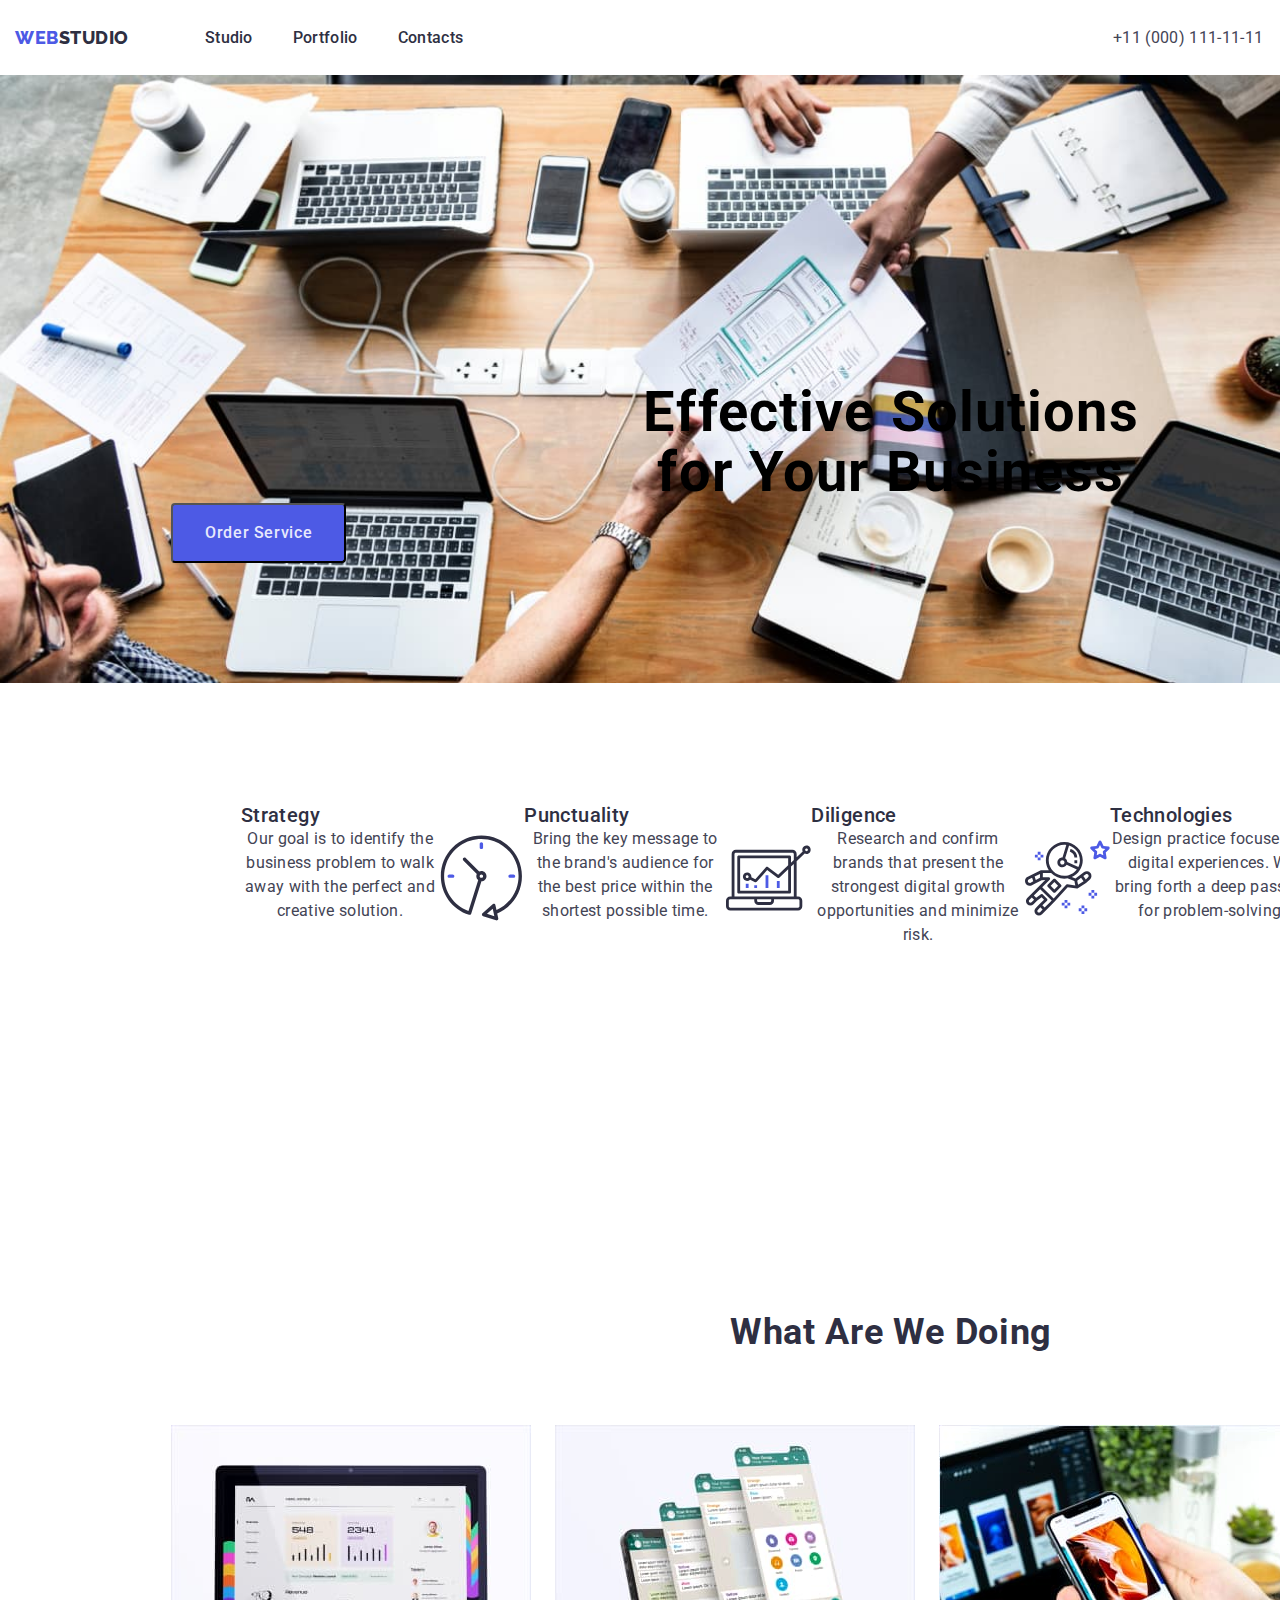
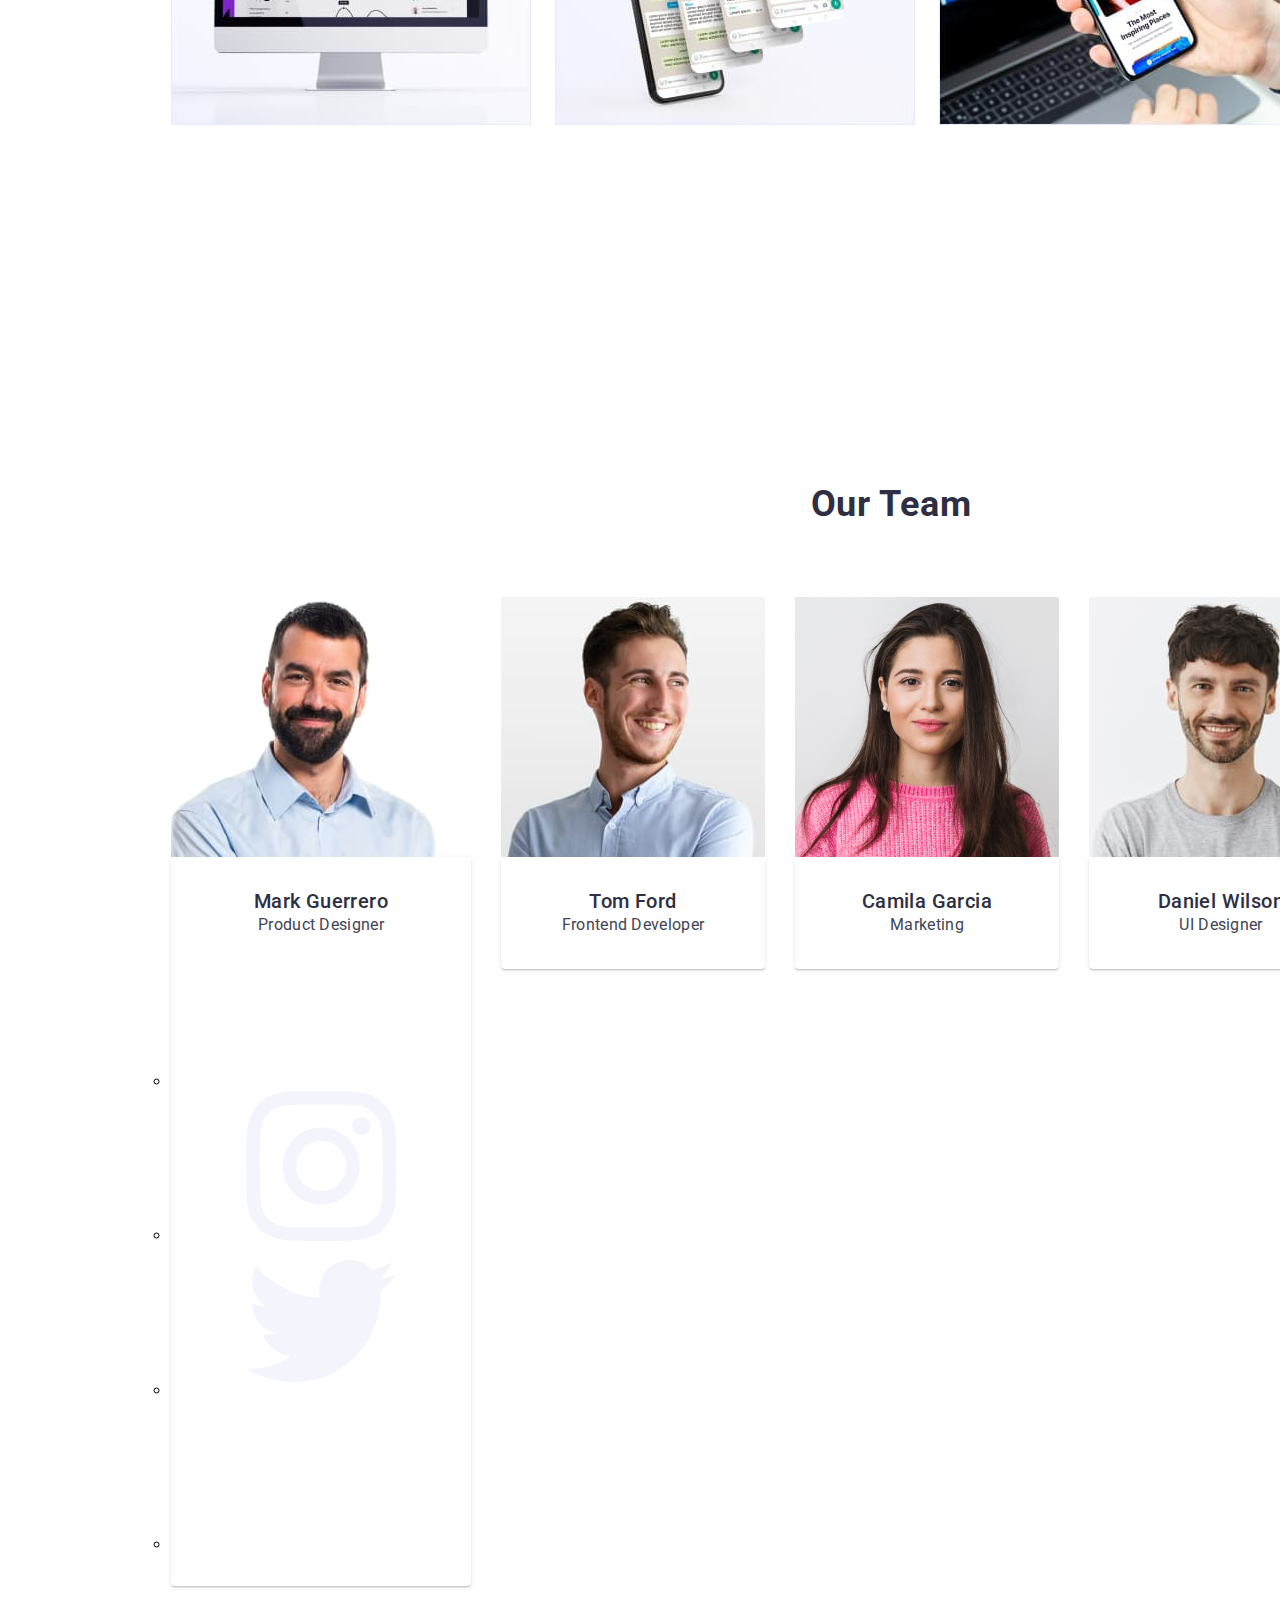
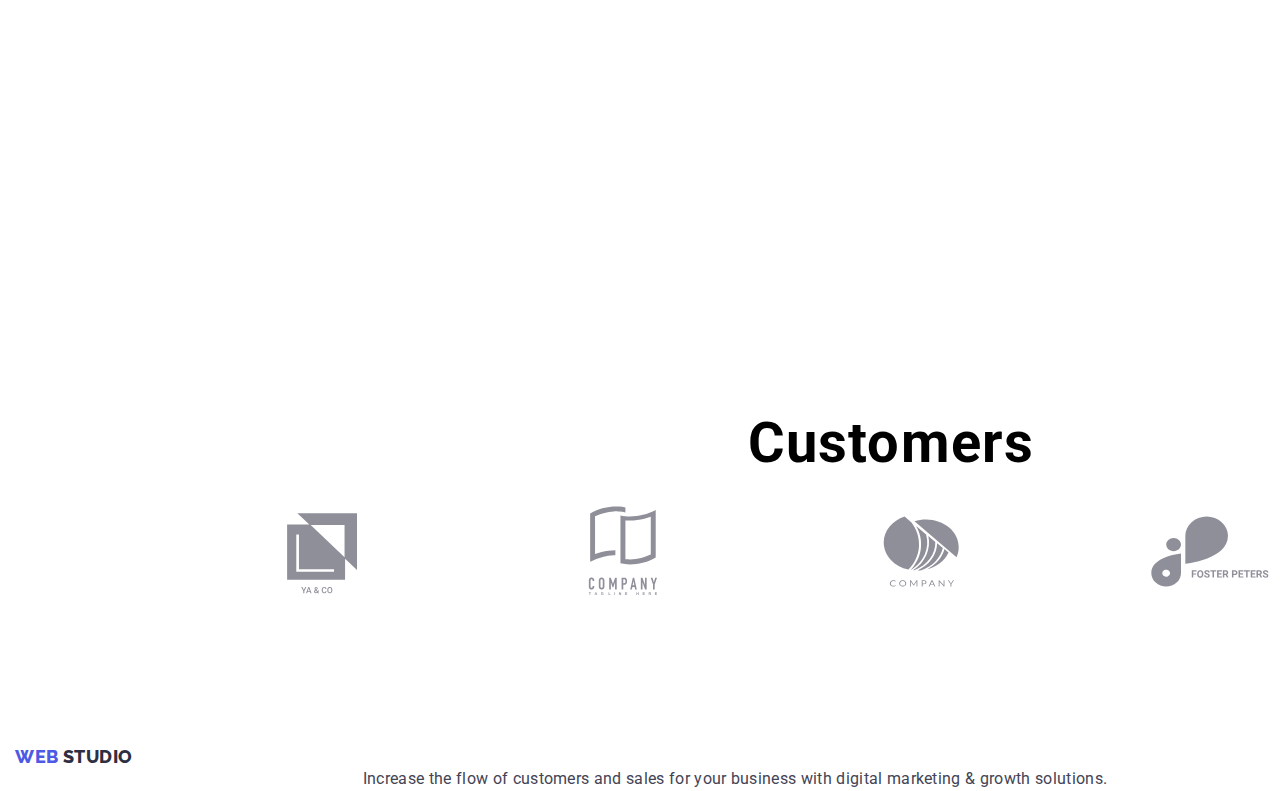
<file: index.html>
<!DOCTYPE html>
<html lang="en">
  <head>
    <meta charset="UTF-8" />
    <meta name="viewport" content="width=device-width, initial-scale=1.0" />
    <title>WebStudio</title>
    <link rel="preconnect" href="https://fonts.googleapis.com" />
    <link rel="preconnect" href="https://fonts.gstatic.com" crossorigin />
    <link
      href="https://fonts.googleapis.com/css2?family=Raleway:wght@800&family=Roboto:wght@400;500;700&display=swap"
      rel="stylesheet"
    />
    <link
      rel="stylesheet"
      href="https://cdn.jsdelivr.net/npm/modern-normalize@2.0.0/modern-normalize.min.css"
    />
    <link rel="stylesheet" href="./css/styles.css" />
  </head>
  <body>
    <!-- HEADER-->
    <header class="page-header">
      <div class="wrapper page-header-wrapper">
        <nav class="page-nav">
          <a class="logo-first link" href="">Web</a>
          <a class="logo-second link" href="">Studio</a>
          <ul class="menu list">
            <li class="menu-item">
              <a class="menu-link link" href="">Studio</a>
            </li>
            <li class="menu-item">
              <a class="menu-link link" href="./portfolio.html">Portfolio</a>
            </li>
            <li class="menu-item">
              <a class="menu-link link" href="">Contacts</a>
            </li>
          </ul>
        </nav>
        <a class="contact-phone-number link" href="tel:+110001111111"
          >+11 (000) 111-11-11</a
        >
        <a class="contact-email link" href="mailto:info@devstudio.com"
          >info@devstudio.com</a
        >
      </div>
    </header>
    <main>
      <!-- HERO-->
      <section class="section section-hero">
        <div class="wrapper">
          <h1 class="main-title">Effective Solutions for Your Business</h1>
          <button class="hero-btn" type="button">Order Service</button>
        </section>
        <section class="wrapper section">
          <ul class="about-description-list list">
            <svg>
              <use href="./images/sprite.svg#antenna"></use>
            </svg>
            <li class="about">
              Strategy
              <p class="description">
                Our goal is to identify the business problem to walk away with the
                perfect and creative solution.
              </p>
            </li>
            <svg>
              <use href="./images/sprite.svg#clock"></use>
            </svg>
            <li class="about">
              Punctuality
              <p class="description">
                Bring the key message to the brand's audience for the best price
                within the shortest possible time.
              </p>
            </li>
            <svg>
              <use href="./images/sprite.svg#diagram"></use>
            </svg>
            <li class="about">
              Diligence
              <p class="description">
                Research and confirm brands that present the strongest digital
                growth opportunities and minimize risk.
              </p>
            </li>
            <svg>
              <use href="./images/sprite.svg#astronaut"></use>
            </svg>
            <li class="about">
              Technologies
              <p class="description">
                Design practice focused on digital experiences. We bring forth a
                deep passion for problem-solving.
              </p>
            </li>
          </ul>  
        </div>
      </section>
      <section class="section">
        <div class="wrapper">
          <h2 class="second-title">What are we doing</h2>
        <ul class="what-we-do list">
          <li>
            <a href="">
              <img
                src="./images/whatwedo/computer.jpg"
                alt="computer"
                height="300"
                width="360"
              />
            </a>
          </li>
          <li>
            <a href="">
              <img
                src="./images/whatwedo/phone.jpg"
                alt="phone"
                height="300"
                width="360"
            /></a>
          </li>
          <li>
            <a href="">
              <img
                src="./images/whatwedo/computer-phone.jpg"
                alt="computer-phone"
                height="300"
                width="360"
              />
            </a>
          </li>
        </ul>
        </div>
      </section>
      <section class="section">
        <div class="wrapper">
          <h2 class="second-title">Our Team</h2>
          <ul class="employees list">
            <li>
              <a href="">
                <img class="employees-card"
                  src="./images/team/mark-guerrero.jpg"
                  alt="Mark Guerrero"
                  height="260"
                  width="264"
                />
              </a>
              <div class="employees-card-content" style="border-radius: 0px 0px 4px 4px;
              background: var(--WHITE, #FFF);
              box-shadow: 0px 2px 1px 0px rgba(46, 47, 66, 0.08), 0px 1px 1px 0px rgba(46, 47, 66, 0.16), 0px 1px 6px 0px rgba(46, 47, 66, 0.08);">
                <h3 class="third-title">Mark Guerrero</h3>
                <p class="description">Product Designer</p>
                <ul class="social-list">
                  <li class="social-list-item">
                    <a href="" class="social-list-link">
                      <svg class="social-list-icon">
                        <use></use>
                      </svg>
                    </a>
                  </li>
                  <li class="social-list-item">
                    <a href="" class="social-list-link">
                      <svg class="social-list-icon">
                        <use class="link" href="./images/sprite.svg#instagram"></use>
                      </svg>
                    </a>
                  </li>
                  <li class="social-list-item">
                    <a href="" class="social-list-link">
                      <svg class="social-list-icon">
                        <use href="./images/sprite.svg#twitter"></use>
                      </svg>
                    </a>
                  </li>
                  <li class="social-list-item">
                    <a href="" class="social-list-link">
                      <svg class="social-list-icon">
                        <use></use>
                      </svg>
                    </a>
                  </li>
                </ul>
              </div>
            </li>
            <li>
              <a href="">
                <img class="employees-card"
                  src="./images/team/tom-ford.jpg"
                  alt="Tom Ford"
                  height="260"
                  width="264"
                />
              </a>
              <div class="employees-card-content" style="border-radius: 0px 0px 4px 4px;
              background: var(--WHITE, #FFF);
              box-shadow: 0px 2px 1px 0px rgba(46, 47, 66, 0.08), 0px 1px 1px 0px rgba(46, 47, 66, 0.16), 0px 1px 6px 0px rgba(46, 47, 66, 0.08);">
                <h3 class="third-title">Tom Ford</h3>
                <p class="description">Frontend Developer</p>
              </div>
            </li>
            <li>
              <a href="">
                <img class="employees-card"
                  src="./images/team/camila-garcia.png"
                  alt="Camila Garcia"
                  height="260"
                  width="264"
                />
              </a>
              <div class="employees-card-content" style="border-radius: 0px 0px 4px 4px;
              background: var(--WHITE, #FFF);
              box-shadow: 0px 2px 1px 0px rgba(46, 47, 66, 0.08), 0px 1px 1px 0px rgba(46, 47, 66, 0.16), 0px 1px 6px 0px rgba(46, 47, 66, 0.08);">
                <h3 class="third-title">Camila Garcia</h3>
                <p class="description">Marketing</p>
              </div>
            </li>
            <li>
              <a href="">
                <img class="employees-card"
                  src="./images/team/daniel-wilson.jpg"
                  alt="Daniel Wilson"
                  height="260"
                  width="264"
                />
              </a>
              <div class="employees-card-content" style="border-radius: 0px 0px 4px 4px;
              background: var(--WHITE, #FFF);
              box-shadow: 0px 2px 1px 0px rgba(46, 47, 66, 0.08), 0px 1px 1px 0px rgba(46, 47, 66, 0.16), 0px 1px 6px 0px rgba(46, 47, 66, 0.08);">
                <h3 class="third-title">Daniel Wilson</h3>
                <p class="description">UI Designer</p>
              </div>
            </li>
          </ul>
        </div>
      </section>
      <section class="section">
        <div class="wrapper">
          <h2 class="main-title">Customers</h2>
          <ul class="customers-list list">
            <li><svg>
              <use href="./images/sprite.svg#ya-co"></use>
            </svg></li>
            <li><svg>
              <use href="./images/sprite.svg#company"></use>
            </svg></li>
            <li><svg>
              <use href="./images/sprite.svg#company-2"></use>
            </svg></li>
            <li><svg>
              <use href="./images/sprite.svg#foster-peters"></use>
            </svg></li>
            <li><svg>
              <use href="./images/sprite.svg#brand"></use>
            </svg></li>
            <li><svg>
              <use href="./images/sprite.svg#company-3"></use>
            </svg></li>
          </ul>
        </section>
    </main>
    <footer class="wrapper">
      <a class="logo-first link" href="">Web</a>
      <a class="logo-second link" href="">Studio</a>
      <p class="description">
        Increase the flow of customers and sales for your business with digital
        marketing & growth solutions.
      </p>
    </footer>
  </body>
</html>
</file>
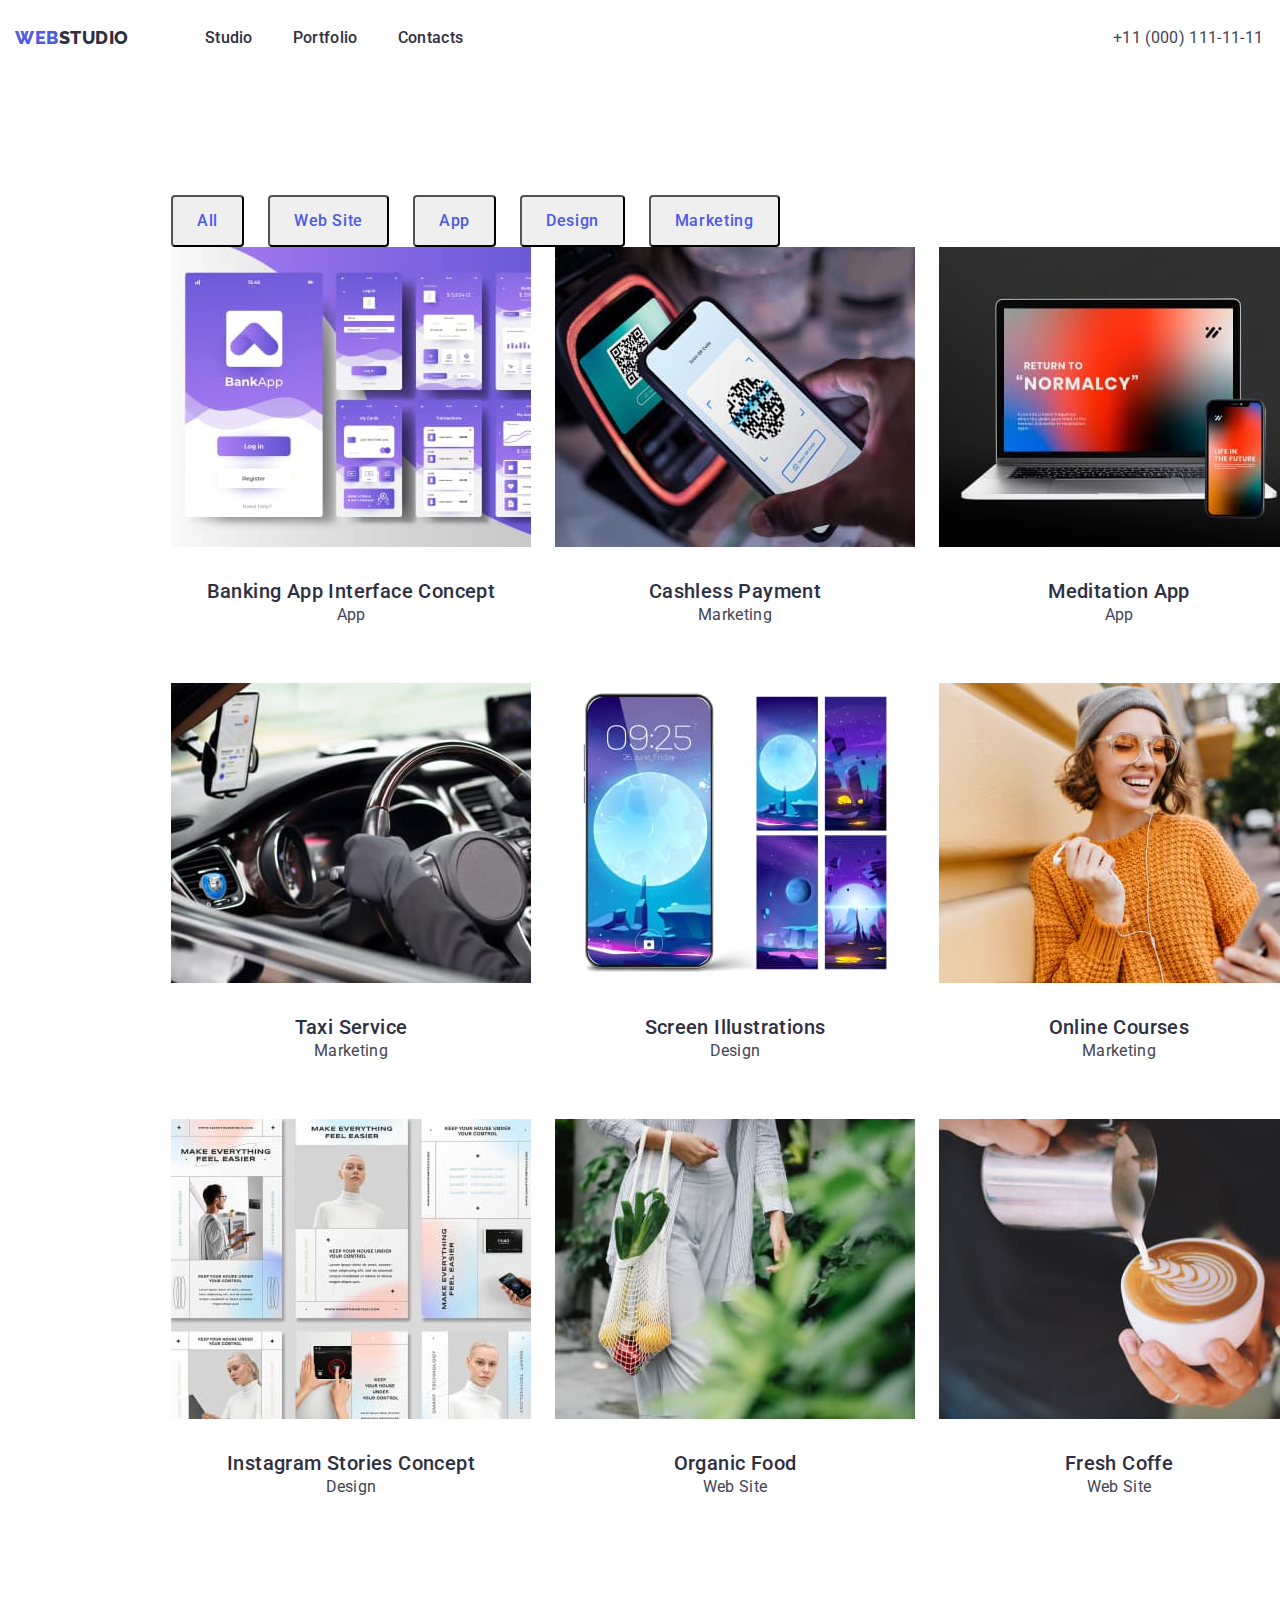
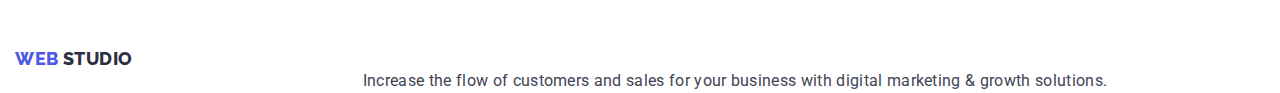
<file: portfolio.html>
<!DOCTYPE html>
<html lang="en">
  <head>
    <meta charset="UTF-8" />
    <meta name="viewport" content="width=device-width, initial-scale=1.0" />
    <title>WebStudio</title>
    <link rel="preconnect" href="https://fonts.googleapis.com" />
    <link rel="preconnect" href="https://fonts.gstatic.com" crossorigin />
    <link
      href="https://fonts.googleapis.com/css2?family=Raleway:wght@800&family=Roboto:wght@400;500;700&display=swap"
      rel="stylesheet"
    />
    <link
      rel="stylesheet"
      href="https://cdn.jsdelivr.net/npm/modern-normalize@2.0.0/modern-normalize.min.css"
    />
    <link rel="stylesheet" href="./css/styles.css" />
  </head>
  <body>
    <!-- HEADER-->
    <header class="page-header">
      <div class="wrapper page-header-wrapper">
        <nav class="page-nav">
          <a class="logo-first link" href="">Web</a>
          <a class="logo-second link" href="">Studio</a>
          <ul class="menu list">
            <li class="menu-item">
              <a class="menu-link link" href="./index.html">Studio</a>
            </li>
            <li class="menu-item">
              <a class="menu-link link" href="">Portfolio</a>
            </li>
            <li class="menu-item">
              <a class="menu-link link" href="">Contacts</a>
            </li>
          </ul>
        </nav>
        <a class="contact-phone-number link" href="tel:+110001111111"
          >+11 (000) 111-11-11</a
        >
        <a class="contact-email link" href="mailto:info@devstudio.com"
          >info@devstudio.com</a
        >
      </div>
    </header>
    <!-- HERO-->
    <main class="">
      <section class="section">
        <div class="wrapper">
          <ul class="portfolio list">
            <li>
              <button class="modal-btn" type="button">All</button>
            </li>
            <li>
              <button class="modal-btn" type="button">Web Site</button>
            </li>
            <li>
              <button class="modal-btn" type="button">App</button>
            </li>
            <li>
              <button class="modal-btn" type="button">Design</button>
            </li>
            <li>
              <button class="modal-btn" type="button">Marketing</button>
            </li>
          </ul>
          <ul class="portfolio list">
            <li>
              <a href="">
                <img
                  class="portfolio-card"
                  src="./images/portfolio/banking-app-interface.jpg"
                  alt="Banking App Interface Concept"
                  height="300"
                  width="360"
                />
              </a>
              <div class="portfolio-card-content">
                <h3 class="third-title">Banking App Interface Concept</h3>
                <p class="description">App</p>
              </div>
            </li>
            <li>
              <a href="">
                <img
                  class="portfolio-card"
                  src="./images/portfolio/cashless-payment.jpg"
                  alt="Cashless Payment"
                  height="300"
                  width="360"
                />
              </a>
              <div class="portfolio-card-content">
                <h3 class="third-title">Cashless Payment</h3>
                <p class="description">Marketing</p>
              </div>
            </li>
            <li>
              <a href="">
                <img
                  class="portfolio-card"
                  src="./images/portfolio/meditation-app.jpg"
                  alt="Meditation App"
                  height="300"
                  width="360"
                />
              </a>
              <div class="portfolio-card-content">
                <h3 class="third-title">Meditation App</h3>
                <p class="description">App</p>
              </div>
            </li>
            <li>
              <a href="">
                <img
                  class="portfolio-card"
                  src="./images/portfolio/taxi-service.jpg"
                  alt="Taxi Service"
                  height="300"
                  width="360"
                />
              </a>
              <div class="portfolio-card-content">
                <h3 class="third-title">Taxi Service</h3>
                <p class="description">Marketing</p>
              </div>
            </li>
            <li>
              <a href="">
                <img
                  class="portfolio-card"
                  src="./images/portfolio/screen-illustrations.jpg"
                  alt="Banking App Interface Concept"
                  height="300"
                  width="360"
                />
              </a>
              <div class="portfolio-card-content">
                <h3 class="third-title">Screen Illustrations</h3>
                <p class="description">Design</p>
              </div>
            </li>
            <li>
              <a href="">
                <img
                  class="portfolio-card"
                  src="./images/portfolio/online-courses.jpg"
                  alt="Banking App Interface Concept"
                  height="300"
                  width="360"
                />
              </a>
              <div class="portfolio-card-content">
                <h3 class="third-title">Online Courses</h3>
                <p class="description">Marketing</p>
              </div>
            </li>
            <li>
              <a href="">
                <img
                  class="portfolio-card"
                  src="./images/portfolio/insta-story.jpg"
                  alt="Banking App Interface Concept"
                  height="300"
                  width="360"
                />
              </a>
              <div class="portfolio-card-content">
                <h3 class="third-title">Instagram Stories Concept</h3>
                <p class="description">Design</p>
              </div>
            </li>
            <li>
              <a href="">
                <img
                  class="portfolio-card"
                  src="./images/portfolio/organic-food.jpg"
                  alt="Banking App Interface Concept"
                  height="300"
                  width="360"
                />
              </a>
              <div class="portfolio-card-content">
                <h3 class="third-title">Organic Food</h3>
                <p class="description">Web Site</p>
              </div>
            </li>
            <li>
              <a href="">
                <img
                  class="portfolio-card"
                  src="./images/portfolio/coffe.jpg"
                  alt="Banking App Interface Concept"
                  height="300"
                  width="360"
                />
              </a>
              <div class="portfolio-card-content">
                <h3 class="third-title">Fresh Coffe</h3>
                <p class="description">Web Site</p>
              </div>
            </li>
          </ul>
        </div>
      </section>
    </main>
    <footer class="wrapper">
      <a class="logo-first link" href="">Web</a>
      <a class="logo-second link" href="">Studio</a>
      <p class="description">
        Increase the flow of customers and sales for your business with digital
        marketing & growth solutions.
      </p>
    </footer>
  </body>
</html>
</file>
<file: css/styles.css>
:root {
    --accent-color: #4D5AE5;
    --most-used-color: #2E2F42;
    --less-used-color: #434455;
    --primary-font: 'Roboto', sans-serif;
    --secondary-font: 'Raleway', sans-serif;
}

h1,
h2,
h3,
h4,
p {
    margin-top: 0;
    margin-bottom: 0;
}

ul, ol {
    margin-top: 0;
    margin-bottom: 0;
    padding-left: 0;
}

button {
    cursor: pointer;
}

img {
    display: block;
}

.list {
    list-style: none;
}

.link {
    text-decoration: none;
}

body {
font-family: var(--primary-font);
}

.wrapper {
    width: 1470px;
    margin-left: auto;
    margin-right: auto;
    padding-left: 15px;
    padding-right: 15px;
}

.section {
    padding-top: 120px;
    padding-bottom: 120px;
    padding-right: 156px;
    padding-left: 156px;
}

/*===================== COMPONENTS =====================*/
.logo-first {
font-family: var(--secondary-font);
font-size: 18px;
font-weight: 800;
line-height: 1.17px; /* 116.667% */
letter-spacing: 0.54px;
text-transform: uppercase;
color: var(--accent-color);
}
    
.logo-second {
 font-family: var(--secondary-font);
font-size: 18px;
font-weight: 800;
line-height: 1.17px; /* 116.667% */
letter-spacing: 0.54px;
text-transform: uppercase;
color: var(--most-used-color);
}

.description {
font-size: 16px;
font-weight: 400;
line-height: 1.5; /* 150% */
letter-spacing: 0.32px;
color: var(--less-used-color);
}

.modal-btn {
    padding-top: 12px;
    padding-bottom: 12px;
    padding-right: 24px;
    padding-left: 24px;
    font-size: 16px;
    font-weight: 500;
    line-height: 1.5; /* 150% */
    letter-spacing: 0.64px;
    color: var(--accent-color);
    border-radius: 4px;
    }

.modal-btn:hover,
.modal-btn:focus {
    background-color: var(--accent-color);
    color: #E7E9FC
}

.contact-phone-number:hover,
.contact-phone-number:focus,
.contact-email:hover,
.contact-email:focus {
color: var(--accent-color);
}

/*===================== HEADER =====================*/
.menu-link {
font-size: 16px;
font-weight: 500;
line-height: 1.5; /* 150% */
letter-spacing: 0.32px;
color: var(--most-used-color);
}

.contact-phone-number {
font-size: 16px;
font-weight: 400;
line-height: 1.5; /* 150% */
letter-spacing: 0.32px;
color: var(--less-used-color);
margin-left: auto;
margin-right: 40px;
}

.contact-email {
font-size: 16px;
font-weight: 400;
line-height: 1.5; /* 150% */
letter-spacing: 0.32px;
color: var(--less-used-color);

}

.page-header {
    padding-top: 25.5px;
    padding-bottom: 25.5px;
}

.page-header-wrapper {
    display: flex;
    align-items: center;
}

.page-nav {
    display: flex;
    align-items: center;
}

.menu {
    display: flex;
    align-items: flex;
}

.logo-second {
    margin-right: 76px;
}

.menu-item:not(:last-child) {
    margin-right: 40px;
}

/*===================== HERO =====================*/



.section-hero {
    background-image: url("../images/hero/background.jpg");
    background-size: cover;
}

.hero-btn {
padding-top: 16px;
padding-bottom: 16px;
padding-right: 32px;
padding-left: 32px;
font-size: 16px;
font-weight: 500;
line-height: 1.5; /* 150% */
letter-spacing: 0.64px;
color: #E7E9FC;
background-color: var(--accent-color);
border-radius: 4px;
}

.main-title {
font-size: 56px;
font-weight: 700;
line-height: 1.07; /* 107.143% */
letter-spacing: 1.12px;
text-align: center;
padding-top: 188px;
padding-right: 472px;
padding-left: 472px;
padding-bottom:;
/*color: #FFFFFF;*/
}

.second-title {
padding-bottom: 72px;
padding-top: 120px;
font-size: 36px;
font-weight: 700;
line-height: 1.11; /* 111.111% */
letter-spacing: 0.72px;
text-transform: capitalize;
text-align: center;
color: var(--most-used-color);
}

.about {
font-size: 20px;
font-weight: 500;
line-height: 1.2; /* 120% */
letter-spacing: 0.4px;
color: var(--most-used-color);
}

.description {
font-size: 16px;
font-weight: 400;
line-height: 1.5; /* 150% */
letter-spacing: 0.32px;
text-align: center;
color: var(--less-used-color);
}

.what-we-do {
    display: flex;
    flex-wrap: wrap;
    gap: 24px;
}

.third-title {
font-size: 20px;
font-weight: 500;
line-height: 1.2; /* 120% */
letter-spacing: 0.4px;
text-align: center;
color: var(--most-used-color);
}

.employees {
    display: flex;
    flex-wrap: wrap;
    gap: 30px;
}

.about-description-list {
    display: flex;
}

.portfolio {
    display: flex;
    flex-wrap: wrap;
    gap: 24px;
}

.employees-card-content {
    padding-top: 32px;
    padding-bottom: 32px;
}

.employees-card {
    flex-basis: calc((100% - 96px) / 4);
}

.portfolio-card-content {
    padding-top: 32px;
    padding-bottom: 32px;
}

.portfolio-card {
    flex-basis: calc((100% - 72px) / 3);
}

.customers-list {
    display: flex;
}
</file>
